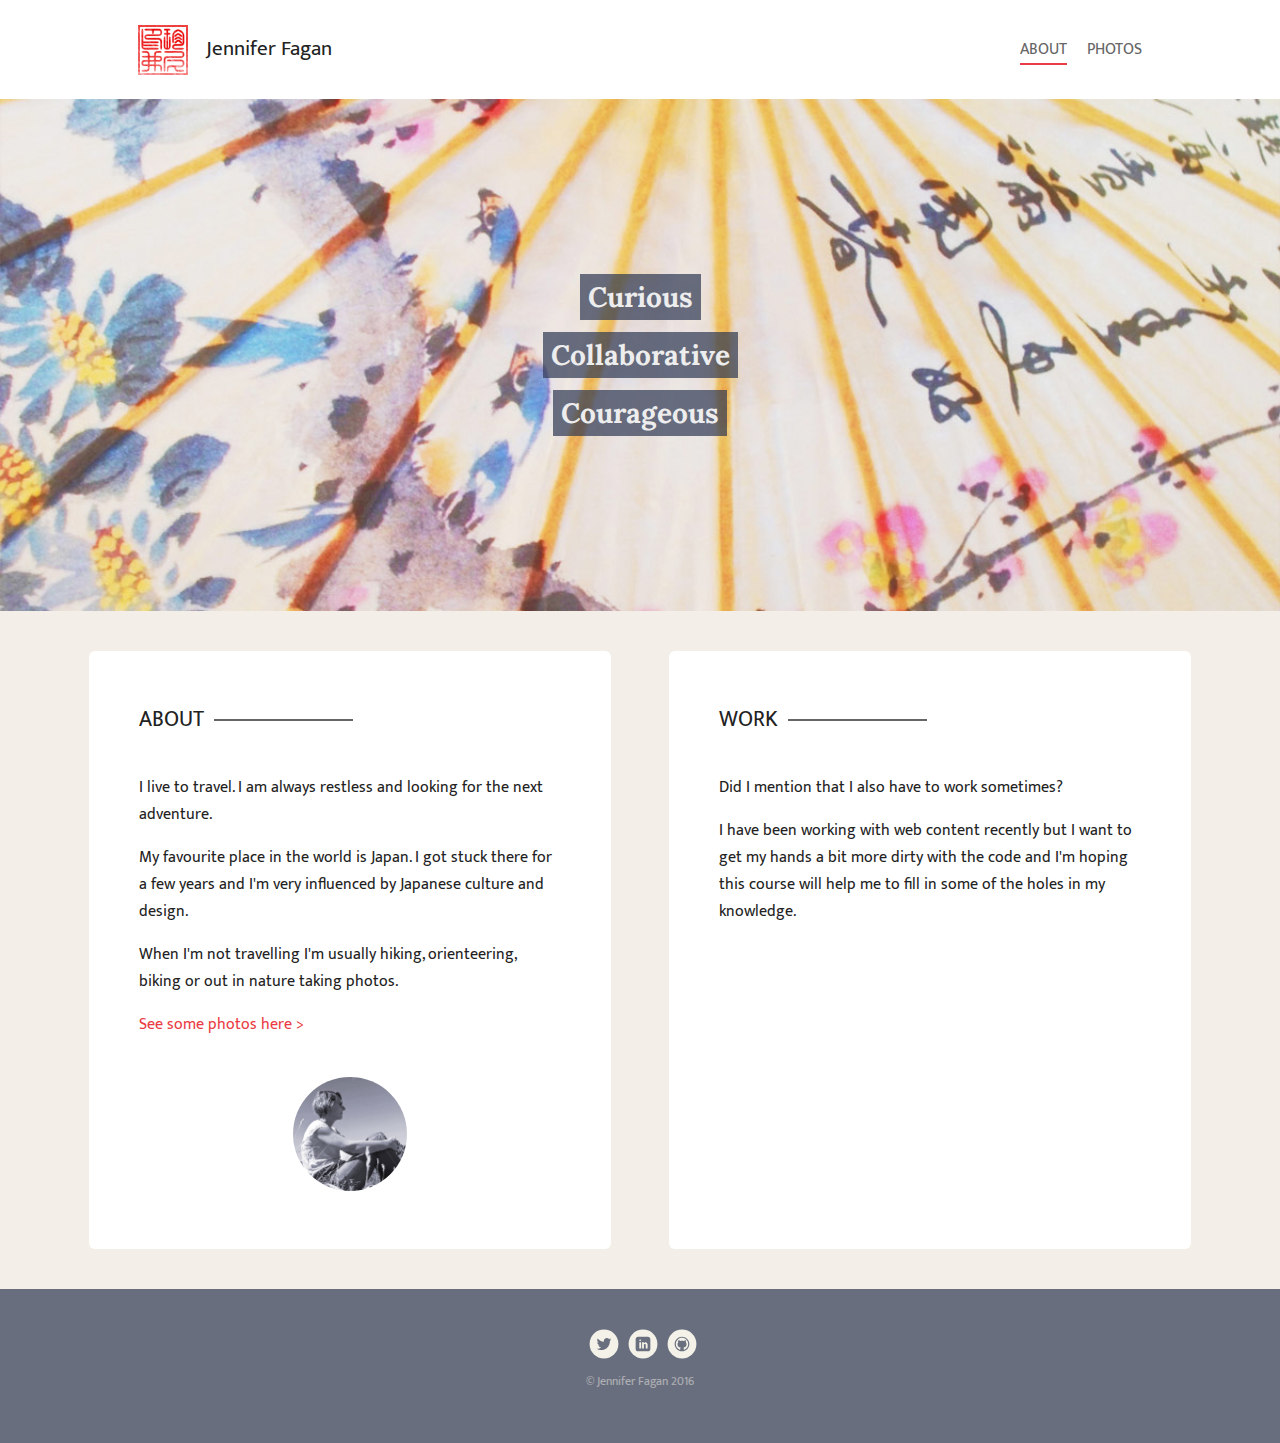
<file: index.html>
<!doctype html>
<html lang="en">
<head>
  <meta charset="utf-8">
  <title>Jennifer Fagan | About</title>
  <meta name="viewport" content="width=device-width, initial-scale=1.0">
  <link rel="stylesheet" href="styles.css">
  <link href="https://fonts.googleapis.com/css?family=Ek+Mukta:400,600%7CLora:400,700" rel="stylesheet"> 
</head>
<body>
  <header>
    <div id="logo">
      <a href="index.html" class="hanko"><img src="images/jennifer-chinese.png" alt="Jennifer chinese seal"></a> 
    </div>
    <div class="name">
    Jennifer Fagan
    </div>
    <nav>
      <ul class="nav">
        <li><a href="index.html" class="active">About</a></li>
        <li><a href="photos.html">Photos</a></li>
      </ul>
     </nav>
  </header>
  <div class="banner">
      <div class="tags">
        <h2 class="tag">Curious</h2>
        <h2 class="tag">Collaborative</h2>
        <h2 class="tag">Courageous</h2> 
      </div>
  </div>
  <main>
    <div class="card">
      <h1>About</h1><div class="line"></div>
      <div class="flex">
        <div class="profile-text">
          <p>I live to travel. I am always restless and looking for the next adventure.</p>
          <p>My favourite place in the world is Japan. I got stuck there for a few years and I'm very influenced by Japanese culture and design.</p>
          <p>When I'm not travelling I'm usually hiking, orienteering, biking or out in nature taking photos.</p>
          <p><a href="photos.html">See some photos here ></a></p>
        </div>
        <img class="profile-image" src="images/jen-profile-pic.jpg" alt="Jennifer Fagan profile image">
      </div>
    </div>
    <div class="card">
      <h1>Work</h1><div class="line"></div>
      <p>Did I mention that I also have to work sometimes?</p> 
      <p>I have been working with web content recently but I want to get my hands a bit more dirty with the code and I'm hoping this course will help me to fill in some of the holes in my knowledge.</p>
    </div>
  </main>
  <footer>
    <div class="social-container">
      <ul>
        <li><a href="http://twitter.com/jenfinjapan" class="social twitter" target="_blank">Twitter</a></li>
        <li><a href="https://www.linkedin.com/in/jennifer-fagan-495a834b" class="social linkedin" target="_blank">LinkedIn</a></li>
        <li><a href="http://github.com/jenfinjapan" class="social github" target="_blank">Github</a></li>
      </ul>
      <p class="copyright">&#169; Jennifer Fagan 2016</p>
    </div>
  </footer>
</body>
</html>
</file>
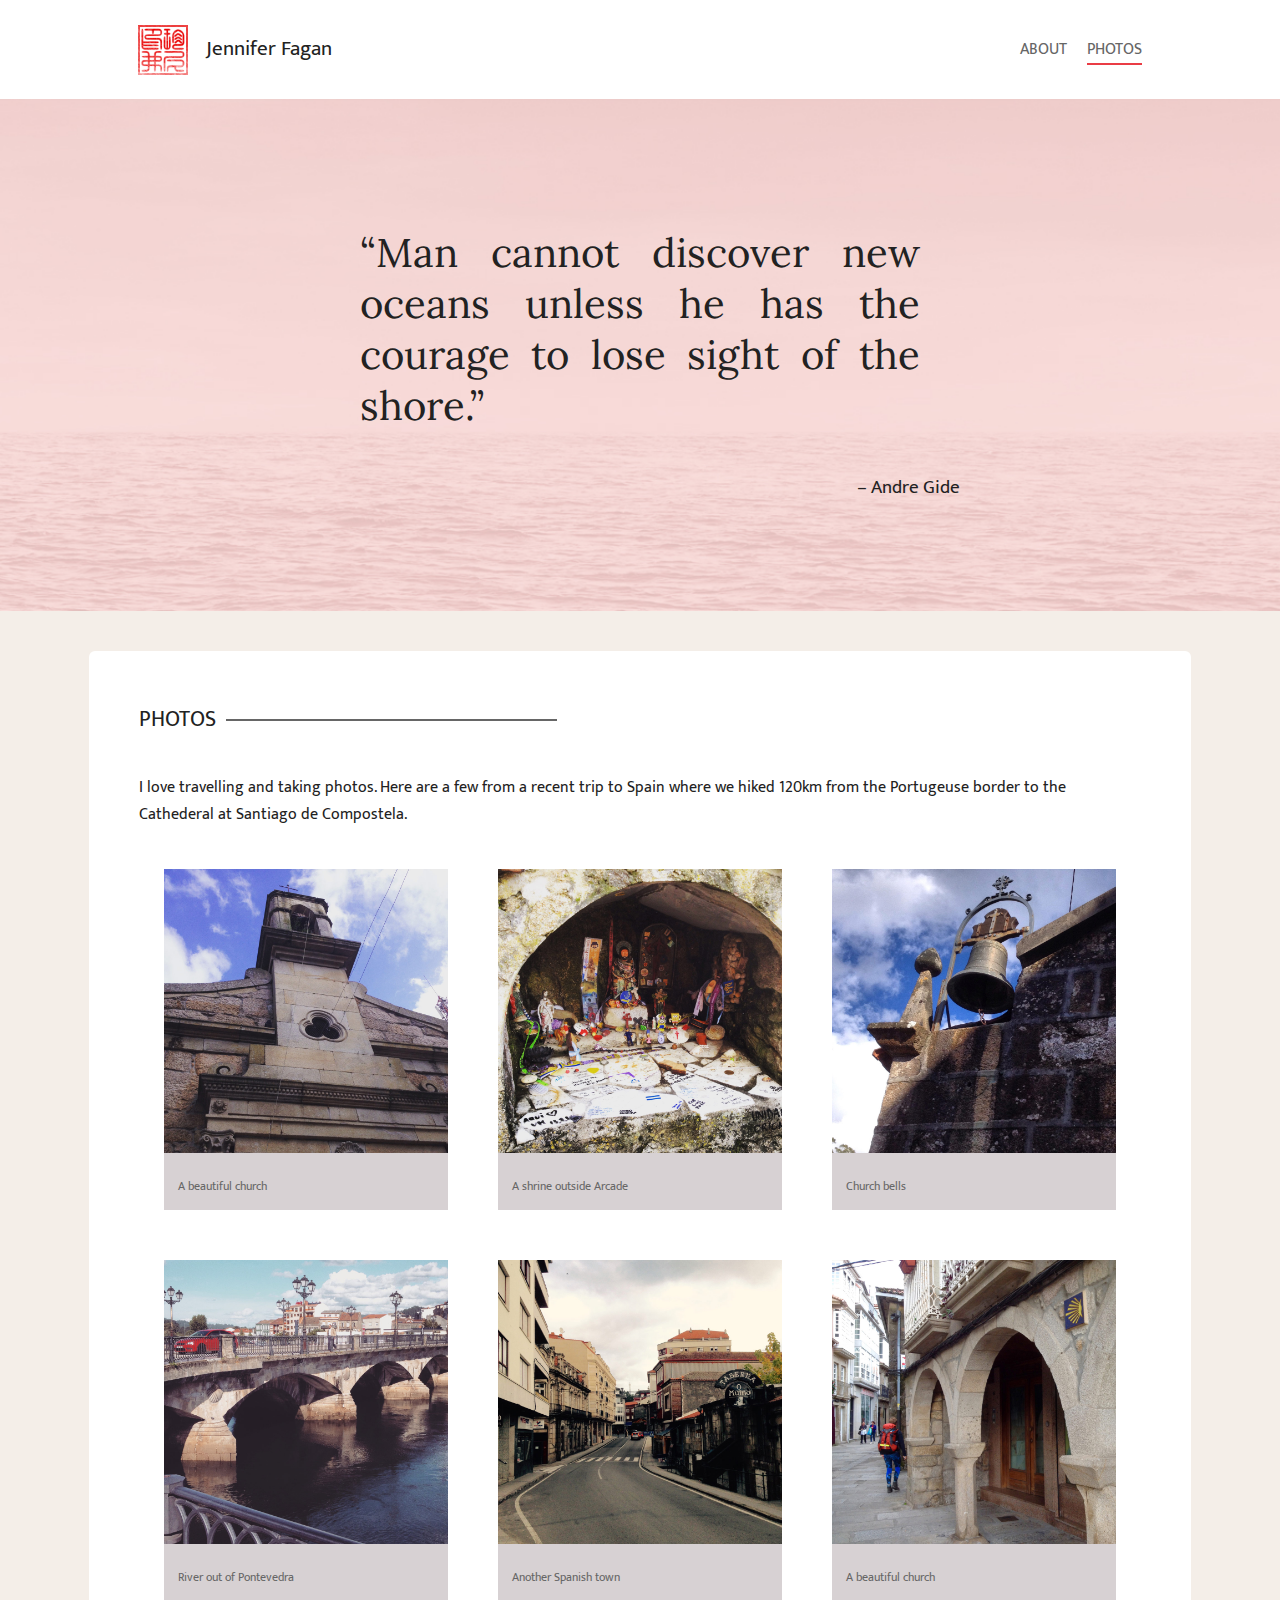
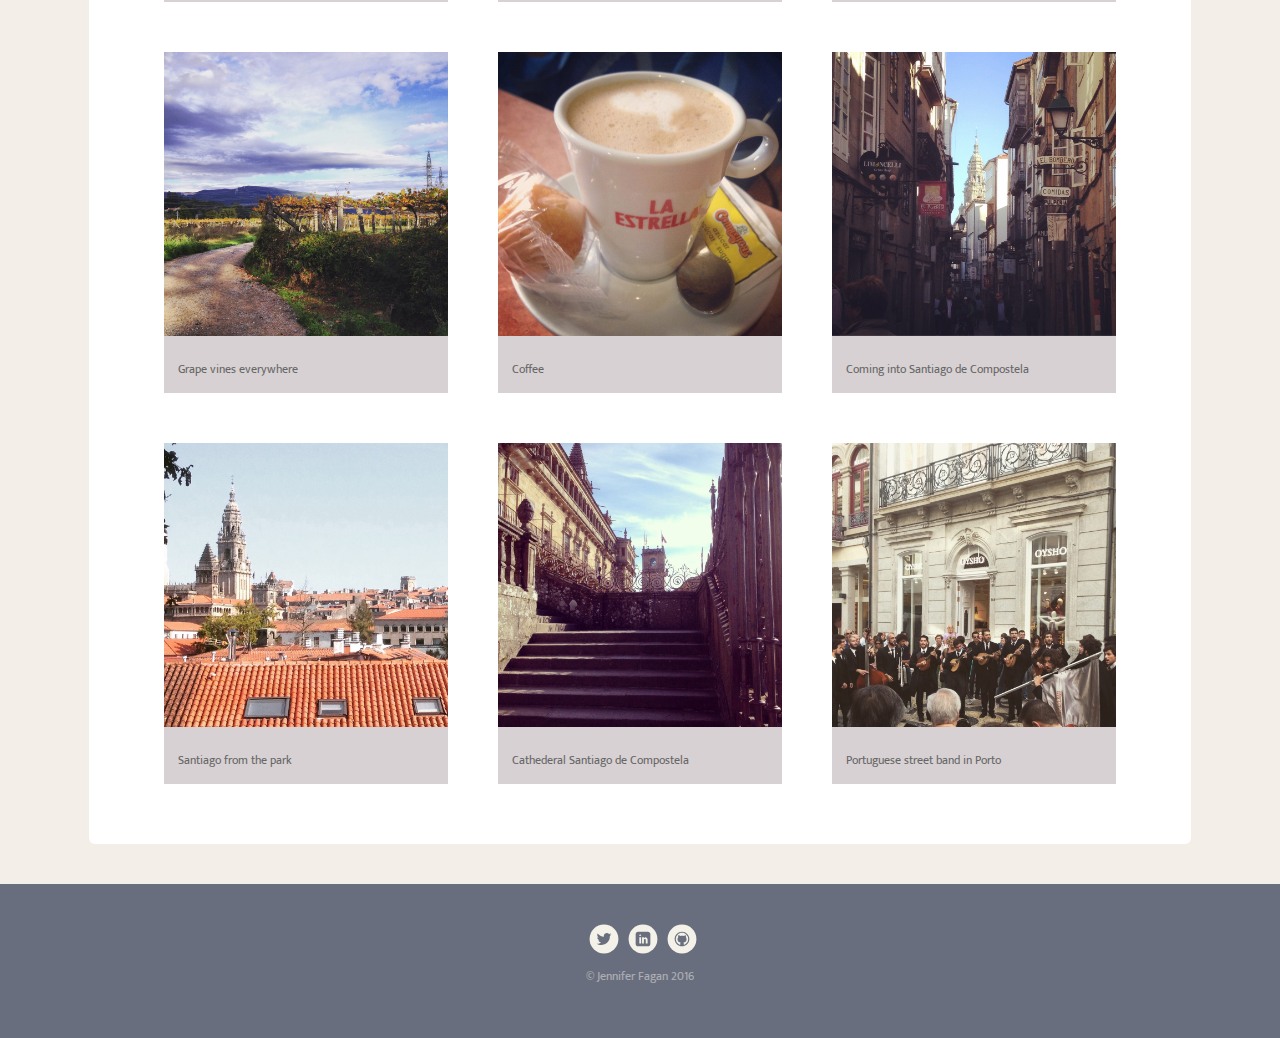
<file: photos.html>
<!doctype html>
<html lang="en">
<head>
  <meta charset="utf-8">
  <title>Jennifer Fagan | Photos</title>
  <meta name="viewport" content="width=device-width, initial-scale=1.0">
  <link rel="stylesheet" href="styles.css">
  <link href="https://fonts.googleapis.com/css?family=Ek+Mukta:400,600|Lora:400,700" rel="stylesheet"> 
</head>
<body>
  <header>
    <div id="logo">
      <a href="index.html" class="hanko"><img src="images/jennifer-chinese.png" alt="Jennifer Chinese seal"></a> 
    </div>
    <div class="name">
    Jennifer Fagan
    </div>
    <nav>
      <ul class="nav">
        <li><a href="index.html">About</a></li>
        <li><a href="photos.html" class="active">Photos</a></li>
      </ul>
     </nav>
  </header>
  <div class="banner work">
    <div class="tags">
      <blockquote>“Man cannot discover new oceans unless he has the courage to lose sight of the shore.”</blockquote>
      <p class="right"> – Andre Gide</p>
    </div>
  </div>
  <main>
    <div class="card wide">
      <h1>Photos</h1><div class="line"></div>
      <p>I love travelling and taking photos. Here are a few from a recent trip to Spain where we hiked 120km from the Portugeuse border to the Cathederal at Santiago de Compostela.</p> 
      <div class="flex">
        <ul id="gallery">
          <li>
            <a href="images/IMG01.jpg">
              <img src="images/IMG01.jpg" alt="">
              <p>A beautiful church</p>
            </a>
          </li>
          <li>
            <a href="images/IMG02.jpg">
              <img src="images/IMG02.jpg" alt="">
              <p>A shrine outside Arcade</p>
            </a>
          </li>
          <li>
            <a href="images/IMG03.jpg">
              <img src="images/IMG03.jpg" alt="">
              <p>Church bells</p>
            </a>
          </li>
          <li>
            <a href="images/IMG04.jpg">
              <img src="images/IMG04.jpg" alt="">
              <p>River out of Pontevedra</p>
            </a>
          </li>
          <li>
            <a href="images/IMG05.jpg">
              <img src="images/IMG05.jpg" alt="">
              <p>Another Spanish town</p>
            </a>
          </li>
          <li>
            <a href="images/IMG06.jpg">
              <img src="images/IMG06.jpg" alt="">
              <p>A beautiful church</p>
            </a>
          </li>
          <li>
            <a href="images/IMG07.jpg">
              <img src="images/IMG07.jpg" alt="">
              <p>Grape vines everywhere</p>
            </a>
          </li>
          <li>
            <a href="images/IMG08.jpg">
              <img src="images/IMG08.jpg" alt="">
              <p>Coffee</p>
            </a>
          </li>
          <li>
            <a href="images/IMG10.jpg">
              <img src="images/IMG10.jpg" alt="">
              <p>Coming into Santiago de Compostela</p>
            </a>
          </li>
          <li>
            <a href="images/IMG11.jpg">
              <img src="images/IMG11.jpg" alt="">
              <p>Santiago from the park</p>
            </a>
          </li>
          <li>
            <a href="images/IMG12.jpg">
              <img src="images/IMG12.jpg" alt="">
              <p>Cathederal Santiago de Compostela</p>
            </a>
          </li>
          <li>
            <a href="images/IMG13.jpg">
              <img src="images/IMG13.jpg" alt="">
              <p>Portuguese street band in Porto</p>
            </a>
          </li>
        </ul>
      </div>
    </div>
  </main>
  <footer>
    <div class="social-container">
      <ul>
        <li><a href="http://twitter.com/jenfinjapan" class="social twitter" target="_blank">Twitter</a></li>
        <li><a href="https://www.linkedin.com/in/jennifer-fagan-495a834b" class="social linkedin" target="_blank">LinkedIn</a></li>
        <li><a href="http://github.com/jenfinjapan" class="social github" target="_blank">Github</a></li>
      </ul>
      <p class="copyright">&#169; Jennifer Fagan 2016</p>
    </div>
  </footer>
</body>
</html>
</file>
<file: styles.css>
/* Global Layout Set-up */
* { 
  box-sizing: border-box;
}

body {
  margin: 0;
  padding: 0;
  font-family: 'Ek Mukta', sans-serif;
  color: #222;
  background: #f4eee8;
  font-size: 1em;
}

h1 {
  display:inline-block;
  font-size:1.4em;
  font-weight: normal;
  margin-bottom:20px;;
  text-transform:uppercase; 
  }

h2 {
  font-family: 'Lora', serif;
  font-size: 1.75em;
}

h3 {
  font-size: 1em;
  font-weight: 700;
 
}

img {
  max-width: 100%;
}

blockquote {
  font-family: 'Lora', serif;
  font-size: 2.5em;
}

/* Link Styles */

a {
  text-decoration: none;
  color: #ea3c45;
  padding: 0;
}
a:hover {
  color: #f796a2;
}


/* Section Styles */


header {
  display: flex;
  display: -ms-flexbox; 
  justify-content: space-around;
  -ms-flex-align: center;
  align-items: center;
  width: 100%;
  background-color: #fff;
  min-height: 75px;
  padding: 2.5%;
}

.hanko img{
  width: 50px;
  height: 50px;
  margin:10px 10px 0px;  
}

.name {
  display: block;
  margin-right: auto;
  font-size: 1.3em;
  margin-left: 1.5%;
  line-height:1em;
  color: #222;
  font-weight:400;
}

.nav {
  font-weight: 400;
  list-style-type: none;
  display: inline-block;
  margin: 0 auto;
  padding: 0;
  float:right;
}

.nav li {
  padding: 5px;
  font-size: 1.0em;
  line-height:1.4em;
  text-transform:uppercase;
}

.nav a {
  transition: all .5s;
  color: #666;
}

.nav a:hover {
  color: #ea3c45;
}

.active {
  border-bottom: #ea3c45 2px solid;
}

.banner {
  text-align: center;
  background: url('images/japan-banner.jpg') no-repeat top center #f7c4c1;
  background-size: cover;
  overflow: hidden;
  display: flex;
  display: -ms-flexbox;
  flex-direction:column;
  -ms-flex-align: center;
  -ms-flex-pack: center;
  justify-content: center;
  align-items: center;
  width: 100%;
  padding: 20% 0;
}

.tags {
  align-self: center;
  max-width: 80%;
}

.work {
  background: url('images/ocean-banner.jpg') no-repeat top center #f7c4c1;
  background-size: cover;
  opacity: 1;
}

.right {
  text-align: right;
  font-size: 1.2em;
}

.banner-page {
    width: 90%;
    margin: 0 auto;
  }

.tag {
  background-color: rgba(46,56,82,0.7);
  color: #ededed;
  padding: 5px 8px;
  border-radius: 0px;
  display: table;
  margin: 12px auto;
} 
 
.line {
  background: #666 none repeat scroll 0 0;
  display:inline-block;
  height: 2px;
  margin-left: 10px;
  position: relative;
  top: -5px;
  width: 33%;
}

.card {
  margin: 4%;
  padding: 20px 40px 40px;
  padding: 4%;
  max-width: 95%;
  text-align: left;
  background: #fff;
  border-radius: 6px;
  transition: all .5s;
}


.flex {
  display: -ms-flexbox;      
  display: flex; 
  width: 100%;
  -ms-flex-pack: distribute;
  justify-content: space-around;
  flex-direction: column;
}

.profile-image {
  width: 120px;
  height: 120px;
  border-radius: 50%;
  border: 3px solid white;
  transition: all .5s;
  margin: 20px auto;
}

.profile-image:hover {
  transform: scale(1.2);
}

ul.skills {
  padding: 0;
  text-align: center;
}

.skills li {
  border-radius: 6px;
  display: inline-block;
  background: #f796a2;
  color: white;
  padding: 5px 10px;
  margin: 2px;
}

.skills li:nth-child(odd) {
  background: #7d88a3;
}



/****************************** 
WORK - GALLERY
*****************************/

#gallery {
  padding: 0;
  margin: 0;
  list-style: none;
}

#gallery li {
  float: left;
  width: 45%;
  margin: 2.5%;
  background-color: #d7d1d3;
  color: #666;
  
}

#gallery li a p {
  margin: 0;
  padding: 5%;
  font-size: 0.75em;
  color: #666;
}

#gallery li:nth-child(2n+1) {  
    clear: both;
}



/****************************** 
CONTACT PAGE
*****************************/

#primary, #secondary {
  width: 45%;
  margin: 0 5% 0 0;
}

.contact-info {
  list-style: none;
  padding: 0;
  margin: 0;
  font-size: 0.9em;
}

.contact-info a {
  display: block;
  min-height: 20px;
  background-repeat:no-repeat;
  background-size: 20px 20px;
  padding: 0 0 0 30px;
  margin: 0 0 10px;
  
}

.contact-info li.phone a {
  background-image:url('../img/phone.png');
} 

.contact-info li.mail a {
  background-image:url('../img/mail.png');
} 

.contact-info li.twitter a {
  background-image:url('../img/twitter.png');
} 


/****************************** 
FOOTER
*****************************/

footer {
  width: 100%;
  min-height: 30px;
  padding: 40px 20px;
  background-color:rgba(46,56,82,0.7);
}

footer .social-container {
  display: flex;
  flex-direction:column;
  justify-content: space-around;
  align-items: center;
  width: 100%;
}

footer .copyright {
  top: -8px;
  font-size: .75em;
  color: #f4f2e8;
  opacity: 0.5;
}

footer ul {
  list-style-type: none;
  margin: 0;
  padding: 0;
}

footer ul li {
  display: inline-block;
}

a.social {
  display: inline-block;
  text-indent: -9999px;
  margin-left: 5px;
  width: 30px;
  height: 30px;
  background-size: 30px 30px;
  opacity: 1;
  transition: all .5s;
}

a.twitter {
  background-image: url(images/twitter.svg);
}

a.linkedin {
  background-image: url(images/linkedin.svg);
}

a.github {
  background-image: url(images/github.svg);
}

a.social:hover {
  opacity: .5;
  /*transform: scale(1.2);*/
}

.clearfix {
  clear: both;
}



/*Styles for larger screens*/
@media screen and (min-width: 720px) {
  
  blockquote {
  text-align:justify;
  }

  
  header {
    padding: 15px 10%;
  }
  
  .name {
    margin-left: 8px;
  }

  .nav li {
    float:left;
    padding: 5px 10px;
    line-height: 1em;
  }
  
  .banner{
    height: 470px;
  }
  
  .banner-page {
    width: 50%;
    margin: 0 auto;
  }
  
  .tags {
    max-width: 50%;
  }
 
  main {
    display: -ms-flexbox;      
    display: flex; 
    margin: 0 auto;
    -ms-flex-pack: distribute;
    justify-content: space-around;
    flex-direction: row;
    padding: 0 20px;
    max-width: 1200px;
  }
  
  .card {
    max-width: 45%;
    margin: 40px 1.5%;
    padding: 35px 50px;
  }
  
  .wide {
    max-width: 95%;
  }
  
  .profile-text {
  padding: 0;  
  }
  
  #gallery li {
  width: 28.3333%;
  }
  

  #gallery li:nth-child(2n+1) {  
    clear: none;
  }  
  
}

@media screen and (-ms-high-contrast: active), (-ms-high-contrast: none) {
  
 .banner {
  padding: 0;
  }
  
}
</file>
